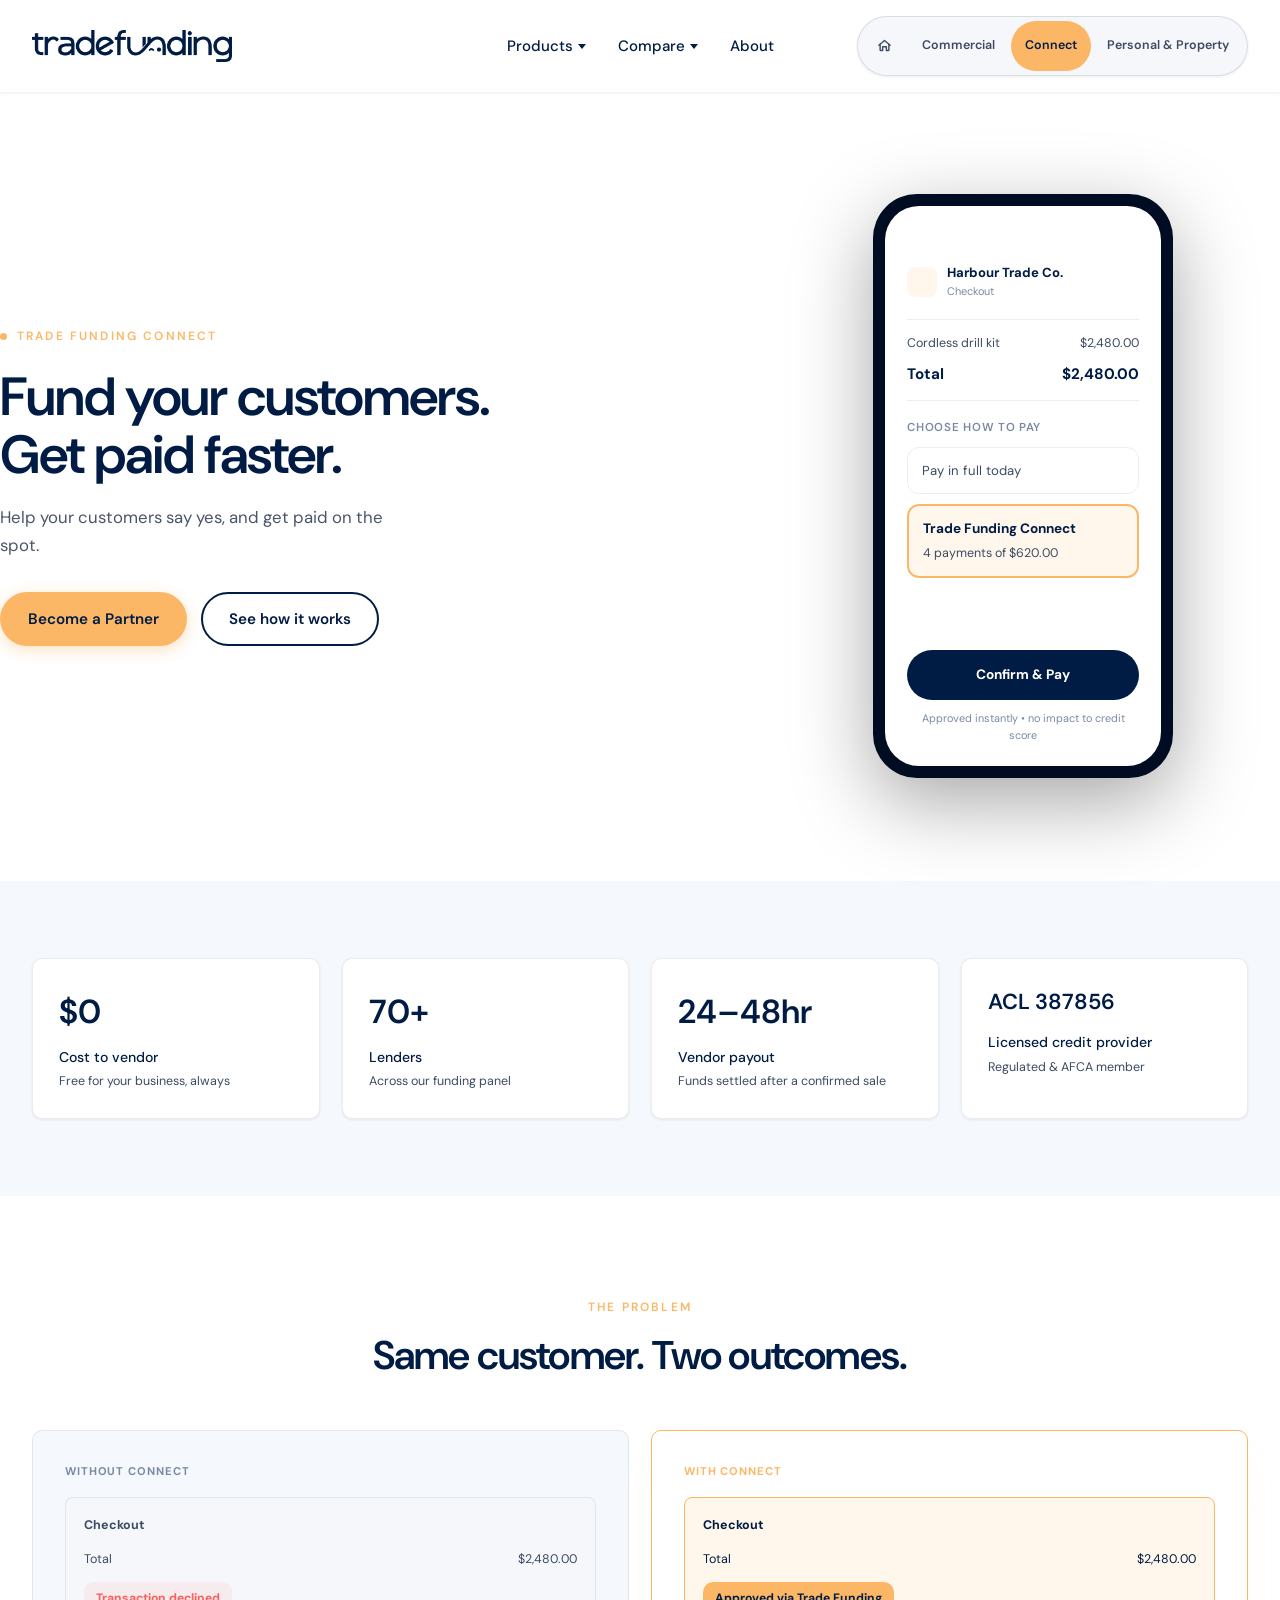
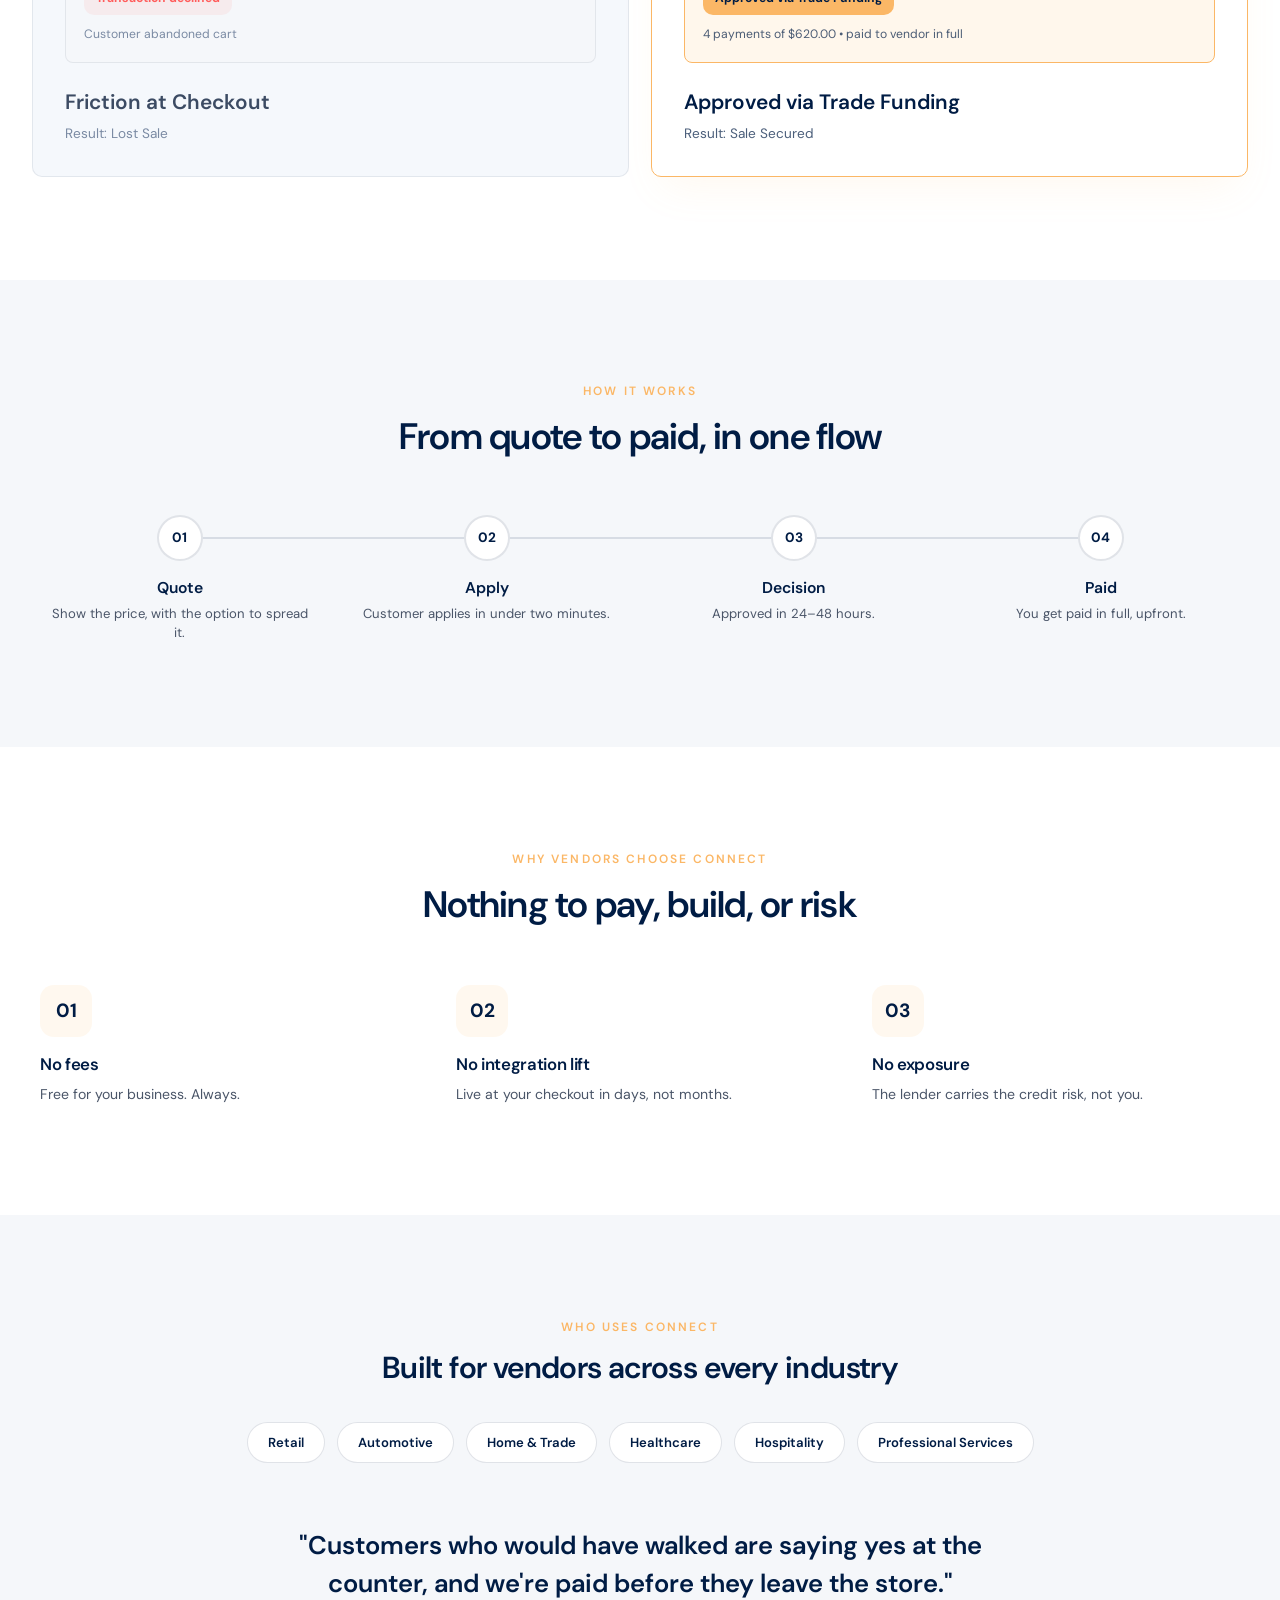
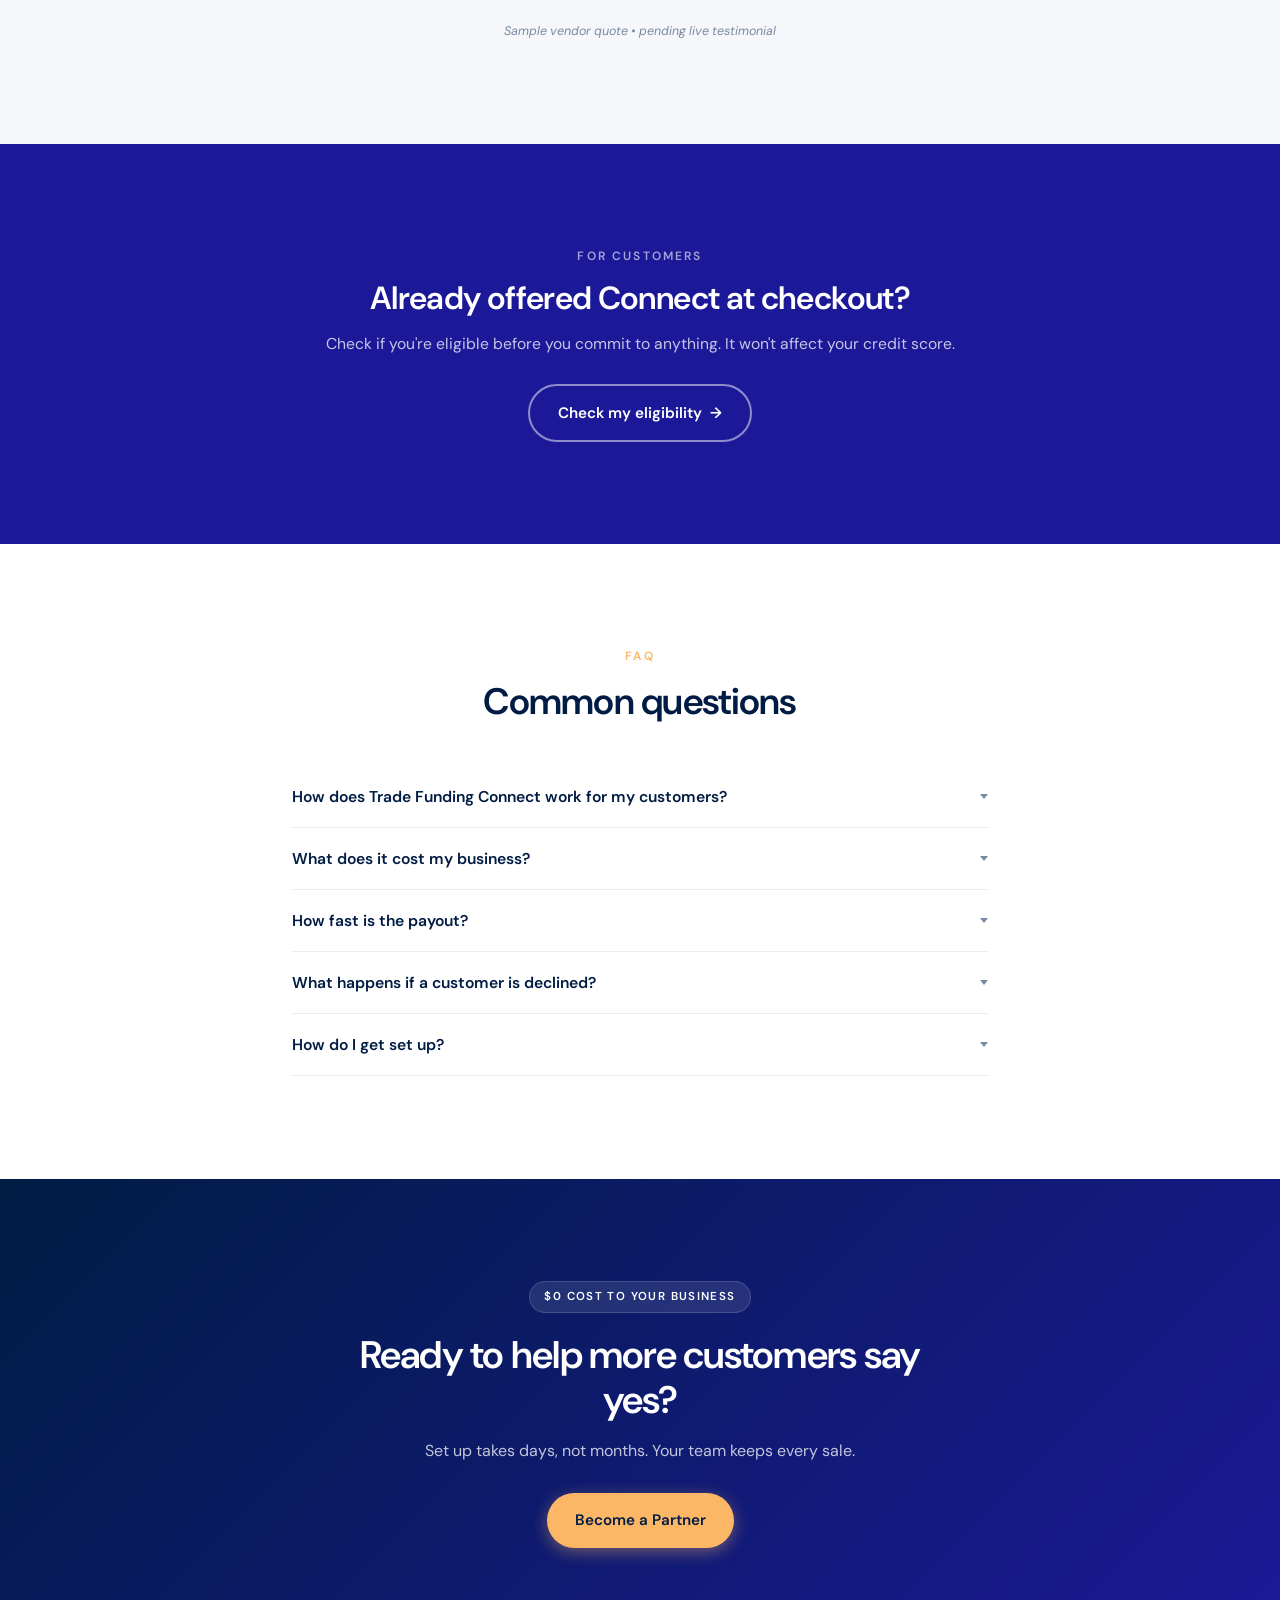
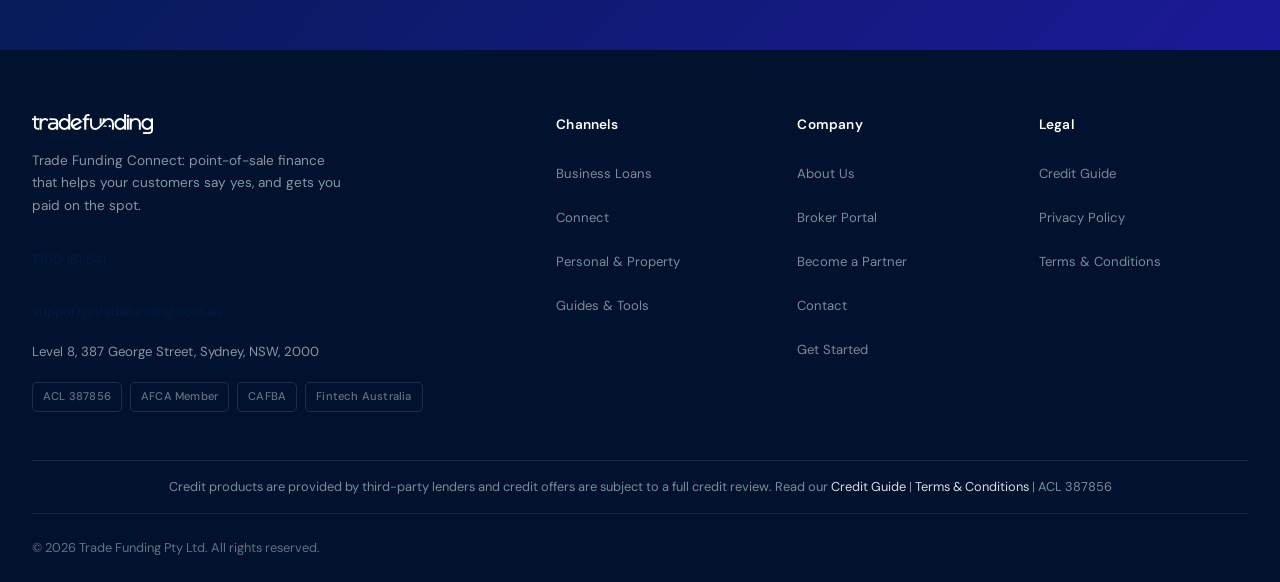
<file: connect.html>
<!DOCTYPE html>
<html lang="en-AU">
<head>
<meta charset="utf-8">
<meta name="viewport" content="width=device-width, initial-scale=1">
<title>Trade Funding Connect — Fund Your Customers, Get Paid Faster</title>
<link rel="preconnect" href="https://fonts.googleapis.com">
<link href="https://fonts.googleapis.com/css2?family=DM+Sans:wght@400;500;600;700&display=swap" rel="stylesheet">
<link rel="stylesheet" href="assets/css/tokens.css">
<link rel="stylesheet" href="assets/css/base.css">
<link rel="stylesheet" href="assets/css/components.css">
<style>
.hero-grid{max-width:var(--max-width-wide);margin:0 auto;padding:0 32px;display:grid;grid-template-columns:7fr 5fr;gap:48px;align-items:center;align-content:center}
.hero-eyebrow-dot{width:7px;height:7px;border-radius:50%;background:var(--gold)}
.hero-title{font-weight:600;font-size:clamp(2.4rem,4.2vw,3.5rem);line-height:1.08;letter-spacing:var(--ls-heading);color:var(--navy);margin-bottom:20px}
.hero-sub{font-size:1.05rem;color:var(--text-secondary);line-height:1.65;max-width:420px;margin-bottom:32px}

/* Phone mockup — rebuilt in plain CSS (no external component) */
.phone-frame{width:300px;background:var(--navy-deep);border-radius:44px;padding:12px;box-shadow:var(--shadow-float)}
.phone-screen{background:#fff;border-radius:34px;overflow:hidden;padding:56px 22px 22px;min-height:560px;display:flex;flex-direction:column}
.checkout-row{display:flex;justify-content:space-between;font-size:0.78rem;color:var(--ink-600);margin-bottom:6px}
.pay-option{border:1px solid var(--border);border-radius:12px;padding:12px 14px;display:flex;align-items:center;justify-content:space-between;margin-bottom:10px}
.pay-option.is-selected{border:2px solid var(--gold);background:var(--gold-soft)}
.confirm-btn{background:var(--navy);color:#fff;text-align:center;font-family:var(--font-heading);font-weight:700;font-size:0.85rem;padding:14px;border-radius:var(--radius-pill-btn);margin-bottom:10px}

.proof-grid{display:grid;grid-template-columns:repeat(4,1fr);gap:var(--gap-card)}
.proof-stat{font-family:var(--font-heading);font-weight:600;font-size:clamp(1.7rem,2.6vw,2.1rem);color:var(--navy);margin-bottom:8px}

.compare-cols{display:grid;grid-template-columns:1fr 1fr;gap:var(--gap-card)}
.compare-col{border-radius:var(--radius-lg);padding:32px}
.compare-col.without{background:var(--bg-soft);border:1px solid var(--border)}
.compare-col.with{background:#fff;border:1px solid var(--gold);box-shadow:0 20px 40px -12px var(--tint-gold-10)}
.checkout-mini{border-radius:var(--radius-md);padding:18px;margin-bottom:22px}
.checkout-mini.without{background:var(--light-bg);border:1px solid var(--border)}
.checkout-mini.with{background:var(--gold-soft);border:1px solid var(--gold)}
.status-chip{display:inline-flex;align-items:center;gap:6px;border-radius:var(--radius-chip);padding:7px 12px;font-family:var(--font-heading);font-weight:700;font-size:0.76rem;margin-bottom:10px}

.steps-grid{position:relative;display:grid;grid-template-columns:repeat(4,1fr);gap:12px}
.steps-line{position:absolute;top:23px;left:12.5%;right:12.5%;height:2px;background:var(--border-neutral);z-index:0}
.step-circle{width:46px;height:46px;border-radius:50%;margin:0 auto 16px;display:flex;align-items:center;justify-content:center;font-family:var(--font-heading);font-weight:700;font-size:0.85rem;background:#fff;border:2px solid var(--border-neutral);color:var(--navy)}
[data-accordion-item].is-open .step-circle{background:var(--gold);border-color:var(--gold)}
.step-detail{background:#fff;border:1px solid var(--border);border-radius:var(--radius-lg);padding:26px 30px;margin-top:12px}

.value-icon{width:52px;height:52px;border-radius:14px;background:var(--tint-gold-10);display:flex;align-items:center;justify-content:center;font-family:var(--font-heading);font-weight:700;font-size:1.2rem;color:var(--navy);margin-bottom:18px}

.faq-item{border-bottom:1px solid var(--border)}
.faq-btn{width:100%;display:flex;align-items:center;justify-content:space-between;gap:16px;padding:20px 0;text-align:left}
.faq-q{font-family:var(--font-heading);font-weight:600;font-size:0.98rem;color:var(--navy)}
.faq-panel{font-size:0.92rem;color:var(--text-secondary);line-height:1.65;padding:0 0 22px;max-width:600px}
.faq-caret{width:0;height:0;flex-shrink:0;border-left:4px solid transparent;border-right:4px solid transparent;border-top:5px solid var(--ink-400);transition:transform 0.2s ease}
.faq-btn[aria-expanded="true"] .faq-caret{transform:rotate(180deg)}

@media (max-width:900px){
  .hero-grid{grid-template-columns:1fr}
  .phone-frame{margin:0 auto}
  .compare-cols{grid-template-columns:1fr}
  .steps-grid{grid-template-columns:1fr 1fr}
  .proof-grid{grid-template-columns:1fr 1fr}
}
@media (max-width:520px){
  .proof-grid{grid-template-columns:1fr}
}
</style>
</head>
<body class="channel-connect">

<!-- NAVBAR (identical structure to Commercial) -->
<nav class="tf-nav" aria-label="Primary">
<div class="tf-nav-inner">
<a href="index.html" class="tf-nav-logo"><img src="assets/img/logo-navy.png" alt="Trade Funding"></a>
<div class="tf-nav-links">
<div class="tf-nav-item">
<span class="tf-nav-link">Products<span class="tf-caret" aria-hidden="true"></span></span>
<div class="tf-mega-panel tf-mega-panel-wide">
<div class="tf-mega-wide-inner">
<a href="connect/how-it-works/index.html" class="tf-mega-wide-lead">How Connect works<span class="tf-mega-arrow" aria-hidden="true">&rarr;</span></a>
<div class="tf-mega-wide-grid tf-mega-wide-grid-compact">
<div class="tf-mega-wide-col">
<span class="tf-mega-wide-group-label">Support Client Payments</span>
<div class="tf-mega-wide-links">
<div class="tf-mega-wide-static-item"><span class="tf-mega-wide-static-heading">Point-of-Sale Finance</span><div class="tf-mega-wide-static-sub">Instalment finance at checkout.</div></div>
<div class="tf-mega-wide-static-item"><span class="tf-mega-wide-static-heading">Invoice Financing</span><div class="tf-mega-wide-static-sub">Turn outstanding invoices into cash.</div></div>
<div class="tf-mega-wide-static-item"><span class="tf-mega-wide-static-heading">Vendor Dashboard</span><div class="tf-mega-wide-static-sub">Track applications and payouts.</div></div>
<div class="tf-mega-wide-static-item"><span class="tf-mega-wide-static-heading">Customer Portal</span><div class="tf-mega-wide-static-sub">Where customers manage repayments.</div></div>
</div>
</div>
<div class="tf-mega-wide-col">
<span class="tf-mega-wide-group-label">Explore</span>
<div class="tf-mega-wide-links">
<a href="connect/for-customers/index.html" class="tf-mega-wide-link">For Customers<span class="tf-mega-arrow" aria-hidden="true">&rarr;</span></a>
<a href="connect/for-vendors/index.html" class="tf-mega-wide-link">For Vendors<span class="tf-mega-arrow" aria-hidden="true">&rarr;</span></a>
<a href="connect/how-it-works/index.html" class="tf-mega-wide-link">How It Works<span class="tf-mega-arrow" aria-hidden="true">&rarr;</span></a>
<a href="connect/faqs/index.html" class="tf-mega-wide-link">FAQs<span class="tf-mega-arrow" aria-hidden="true">&rarr;</span></a>
</div>
</div>
</div>
</div>
</div>
</div>
<div class="tf-nav-item">
<span class="tf-nav-link">Compare<span class="tf-caret" aria-hidden="true"></span></span>
<div class="tf-mega-panel tf-mega-panel-wide">
<div class="tf-mega-wide-inner">
<a href="commercial/compare-report/index.html" class="tf-mega-wide-lead">Compare your options<span class="tf-mega-arrow" aria-hidden="true">&rarr;</span></a>
<div class="tf-mega-wide-grid tf-mega-wide-grid-compact">
<div class="tf-mega-wide-col">
<span class="tf-mega-wide-group-label">Compare</span>
<div class="tf-mega-wide-links">
<a href="commercial/compare-report/index.html" class="tf-mega-wide-link">Compare Report<span class="tf-mega-arrow" aria-hidden="true">&rarr;</span></a>
<a href="commercial/meet-cashper/index.html" class="tf-mega-wide-link">Meet Cashper<span class="tf-mega-arrow" aria-hidden="true">&rarr;</span></a>
</div>
</div>
<div class="tf-mega-wide-col">
<span class="tf-mega-wide-group-label">Calculators</span>
<div class="tf-mega-wide-links">
<a href="commercial/repayment-calculator/index.html" class="tf-mega-wide-link">Repayment Calculator<span class="tf-mega-arrow" aria-hidden="true">&rarr;</span></a>
<a href="commercial/equipment-calculator/index.html" class="tf-mega-wide-link">Equipment Finance Calculator<span class="tf-mega-arrow" aria-hidden="true">&rarr;</span></a>
</div>
</div>
</div>
</div>
</div>
</div>
<a href="home-shared/about/index.html" class="tf-nav-link">About</a>
</div>
<nav class="tf-toggle" aria-label="Switch Trade Funding channel">
<a href="index.html" class="tf-toggle-home" aria-label="Home">
<svg viewBox="0 0 24 24" width="15" height="15" fill="none" stroke="currentColor" stroke-width="2.25" stroke-linecap="round" stroke-linejoin="round"><path d="M3 11.5 12 4l9 7.5"></path><path d="M5 10v9a1 1 0 0 0 1 1h3v-6h6v6h3a1 1 0 0 0 1-1v-9"></path></svg>
</a>
<a href="commercial.html" class="tf-toggle-tab">Commercial</a>
<a href="connect.html" class="tf-toggle-tab is-active">Connect</a>
<a href="personal-and-property.html" class="tf-toggle-tab">Personal &amp; Property</a>
</nav>
</div>
</nav>

<!-- HERO -->
<section class="hero-grid" style="min-height:var(--hero-min-h);box-sizing:border-box;padding:var(--section-y) 0">
<div>
<div style="display:flex;align-items:center;gap:10px;margin-bottom:22px"><span class="hero-eyebrow-dot"></span><span class="eyebrow" style="margin:0;color:var(--gold)">Trade Funding Connect</span></div>
<h1 class="hero-title">Fund your customers.<br>Get paid faster.</h1>
<p class="hero-sub">Help your customers say yes, and get paid on the spot.</p>
<div style="display:flex;gap:14px;flex-wrap:wrap">
<a href="connect/for-vendors/index.html" class="btn btn-primary">Become a Partner</a>
<a href="#how-it-works" class="btn btn-outline">See how it works</a>
</div>
</div>
<div style="display:flex;justify-content:center">
<div class="phone-frame">
<div class="phone-screen">
<div style="display:flex;align-items:center;gap:10px;margin-bottom:18px">
<div style="width:30px;height:30px;border-radius:8px;background:var(--gold-soft);flex-shrink:0"></div>
<div><div style="font-family:var(--font-heading);font-weight:700;font-size:0.82rem;color:var(--navy)">Harbour Trade Co.</div><div style="font-size:0.68rem;color:var(--ink-400)">Checkout</div></div>
</div>
<div style="border-top:1px solid #eaedf2;border-bottom:1px solid #eaedf2;padding:14px 0;margin-bottom:18px">
<div class="checkout-row"><span>Cordless drill kit</span><span>$2,480.00</span></div>
<div style="display:flex;justify-content:space-between;font-family:var(--font-heading);font-weight:700;font-size:0.95rem;color:var(--navy);margin-top:8px"><span>Total</span><span>$2,480.00</span></div>
</div>
<div style="font-family:var(--font-heading);font-weight:600;font-size:0.72rem;letter-spacing:0.06em;text-transform:uppercase;color:var(--ink-400);margin-bottom:10px">Choose how to pay</div>
<div class="pay-option"><span style="font-size:0.82rem;color:var(--ink-600)">Pay in full today</span></div>
<div class="pay-option is-selected">
<div><div style="font-family:var(--font-heading);font-weight:700;font-size:0.85rem;color:var(--navy)">Trade Funding Connect</div><div style="font-size:0.78rem;color:var(--ink-600);margin-top:4px">4 payments of $620.00</div></div>
</div>
<div style="margin-top:auto">
<div class="confirm-btn">Confirm &amp; Pay</div>
<div style="text-align:center;font-size:0.68rem;color:var(--ink-400)">Approved instantly &bull; no impact to credit score</div>
</div>
</div>
</div>
</div>
</section>

<!-- PROOF STRIP -->
<section style="background:var(--bg-soft);padding:var(--section-y-sm) 0">
<div class="container-wide proof-grid">
<div class="card" style="padding:26px"><div class="proof-stat">$0</div><div style="font-family:var(--font-heading);font-weight:500;font-size:0.88rem;color:var(--navy);margin-bottom:4px">Cost to vendor</div><div style="font-size:0.78rem;color:var(--ink-600)">Free for your business, always</div></div>
<div class="card" style="padding:26px"><div class="proof-stat">70+</div><div style="font-family:var(--font-heading);font-weight:500;font-size:0.88rem;color:var(--navy);margin-bottom:4px">Lenders</div><div style="font-size:0.78rem;color:var(--ink-600)">Across our funding panel</div></div>
<div class="card" style="padding:26px"><div class="proof-stat">24–48hr</div><div style="font-family:var(--font-heading);font-weight:500;font-size:0.88rem;color:var(--navy);margin-bottom:4px">Vendor payout</div><div style="font-size:0.78rem;color:var(--ink-600)">Funds settled after a confirmed sale</div></div>
<div class="card" style="padding:26px"><div style="font-family:var(--font-heading);font-weight:600;font-size:clamp(1.15rem,1.7vw,1.4rem);color:var(--navy);margin-bottom:12px">ACL 387856</div><div style="font-family:var(--font-heading);font-weight:500;font-size:0.88rem;color:var(--navy);margin-bottom:4px">Licensed credit provider</div><div style="font-size:0.78rem;color:var(--ink-600)">Regulated &amp; AFCA member</div></div>
</div>
</section>

<!-- THE PROBLEM -->
<section style="background:#fff;padding:var(--section-y) 0">
<div class="container-wide">
<div style="text-align:center;margin-bottom:52px"><span class="eyebrow" style="text-align:center;color:var(--gold)">The Problem</span><h2 class="section-title" style="font-size:clamp(1.9rem,3.2vw,2.5rem)">Same customer. Two outcomes.</h2></div>
<div class="compare-cols">
<div class="compare-col without">
<span style="display:block;font-family:var(--font-heading);font-weight:700;font-size:0.7rem;letter-spacing:0.08em;text-transform:uppercase;color:var(--ink-400);margin-bottom:16px">Without Connect</span>
<div class="checkout-mini without">
<div style="font-family:var(--font-heading);font-weight:700;font-size:0.78rem;color:var(--ink-600);margin-bottom:14px">Checkout</div>
<div class="checkout-row" style="margin-bottom:12px"><span>Total</span><span>$2,480.00</span></div>
<span class="status-chip" style="background:var(--tint-peach-08);color:var(--peach)">Transaction declined</span>
<div style="font-size:0.76rem;color:var(--ink-400)">Customer abandoned cart</div>
</div>
<div style="font-family:var(--font-heading);font-weight:600;font-size:1.3rem;color:var(--ink-600)">Friction at Checkout</div>
<div style="font-size:0.85rem;color:var(--ink-400);margin-top:4px">Result: Lost Sale</div>
</div>
<div class="compare-col with">
<span style="display:block;font-family:var(--font-heading);font-weight:700;font-size:0.7rem;letter-spacing:0.08em;text-transform:uppercase;color:var(--gold);margin-bottom:16px">With Connect</span>
<div class="checkout-mini with">
<div style="font-family:var(--font-heading);font-weight:700;font-size:0.78rem;color:var(--navy);margin-bottom:14px">Checkout</div>
<div class="checkout-row" style="color:var(--navy);margin-bottom:12px"><span>Total</span><span>$2,480.00</span></div>
<span class="status-chip" style="background:var(--gold);color:var(--navy)">Approved via Trade Funding</span>
<div style="font-size:0.76rem;color:var(--navy);opacity:0.7">4 payments of $620.00 &bull; paid to vendor in full</div>
</div>
<div style="font-family:var(--font-heading);font-weight:600;font-size:1.3rem;color:var(--navy)">Approved via Trade Funding</div>
<div style="font-size:0.85rem;color:var(--navy);opacity:0.7;margin-top:4px">Result: Sale Secured</div>
</div>
</div>
</div>
</section>

<!-- HOW IT WORKS -->
<section id="how-it-works" style="background:var(--light-bg);padding:var(--section-y) 0">
<div class="container-wide">
<div style="text-align:center;margin-bottom:56px"><span class="eyebrow" style="text-align:center;color:var(--gold)">How it works</span><h2 class="section-title" style="font-size:clamp(1.8rem,3vw,2.3rem)">From quote to paid, in one flow</h2></div>

<div class="steps-grid">
<div class="steps-line"></div>
<div data-accordion-item style="position:relative;z-index:1;text-align:center;padding:0 8px">
<button data-accordion-toggle="steps" aria-expanded="false" style="width:100%;text-align:center">
<div class="step-circle">01</div>
<div style="font-family:var(--font-heading);font-weight:600;font-size:0.98rem;color:var(--navy);margin-bottom:6px">Quote</div>
<p style="font-size:0.82rem;color:var(--text-secondary);line-height:1.5">Show the price, with the option to spread it.</p>
</button>
</div>
<div data-accordion-item style="position:relative;z-index:1;text-align:center;padding:0 8px">
<button data-accordion-toggle="steps" aria-expanded="false" style="width:100%;text-align:center">
<div class="step-circle">02</div>
<div style="font-family:var(--font-heading);font-weight:600;font-size:0.98rem;color:var(--navy);margin-bottom:6px">Apply</div>
<p style="font-size:0.82rem;color:var(--text-secondary);line-height:1.5">Customer applies in under two minutes.</p>
</button>
</div>
<div data-accordion-item style="position:relative;z-index:1;text-align:center;padding:0 8px">
<button data-accordion-toggle="steps" aria-expanded="false" style="width:100%;text-align:center">
<div class="step-circle">03</div>
<div style="font-family:var(--font-heading);font-weight:600;font-size:0.98rem;color:var(--navy);margin-bottom:6px">Decision</div>
<p style="font-size:0.82rem;color:var(--text-secondary);line-height:1.5">Approved in 24–48 hours.</p>
</button>
</div>
<div data-accordion-item style="position:relative;z-index:1;text-align:center;padding:0 8px">
<button data-accordion-toggle="steps" aria-expanded="false" style="width:100%;text-align:center">
<div class="step-circle">04</div>
<div style="font-family:var(--font-heading);font-weight:600;font-size:0.98rem;color:var(--navy);margin-bottom:6px">Paid</div>
<p style="font-size:0.82rem;color:var(--text-secondary);line-height:1.5">You get paid in full, upfront.</p>
</button>
</div>
</div>

<div data-accordion-panel hidden class="step-detail" data-step="01"><div style="font-family:var(--font-heading);font-weight:700;font-size:0.85rem;color:var(--gold);margin-bottom:8px">Step 01: Quote</div><p style="font-size:0.95rem;color:var(--text-secondary);line-height:1.65;max-width:640px">Your team enters the sale amount at checkout. Connect shows the customer their payment options instantly, with no separate app and no login wall.</p></div>
</div>
</section>

<script>
// Wire the 4 step buttons to their own detail text (kept out of main.js since content is page-specific)
(function () {
  var details = {
    '01': 'Your team enters the sale amount at checkout. Connect shows the customer their payment options instantly, with no separate app and no login wall.',
    '02': 'Name, ID and a soft credit check, no paperwork, no branch visit. Runs on the device already at your counter.',
    '03': 'Most applications get an instant indicative decision. Final approval lands within 24–48 hours, across our panel of 70+ lenders.',
    '04': 'The lender pays your business the full sale amount. Your customer repays them directly, on their chosen schedule.'
  };
  var labels = ['Quote', 'Apply', 'Decision', 'Paid'];
  var buttons = document.querySelectorAll('[data-accordion-toggle="steps"]');
  var panel = document.querySelector('[data-accordion-panel][data-step]');
  buttons.forEach(function (btn, i) {
    btn.addEventListener('click', function () {
      var isOpen = btn.getAttribute('aria-expanded') === 'true';
      if (isOpen) {
        var num = String(i + 1).padStart(2, '0');
        panel.querySelector('div').textContent = 'Step ' + num + ': ' + labels[i];
        panel.querySelector('p').textContent = details[num];
      }
    });
  });
})();
</script>

<!-- VALUE PROPS -->
<section style="background:#fff;padding:var(--section-y) 0">
<div class="container-wide">
<div style="text-align:center;margin-bottom:52px"><span class="eyebrow" style="text-align:center;color:var(--gold)">Why vendors choose Connect</span><h2 class="section-title" style="font-size:clamp(1.8rem,3vw,2.3rem)">Nothing to pay, build, or risk</h2></div>
<div class="process-grid grid-3" style="position:static">
<div style="padding:8px"><div class="value-icon">01</div><h3 style="font-weight:600;font-size:1.05rem;color:var(--navy);margin-bottom:8px">No fees</h3><p style="font-size:0.88rem;color:var(--text-secondary);line-height:1.6">Free for your business. Always.</p></div>
<div style="padding:8px"><div class="value-icon">02</div><h3 style="font-weight:600;font-size:1.05rem;color:var(--navy);margin-bottom:8px">No integration lift</h3><p style="font-size:0.88rem;color:var(--text-secondary);line-height:1.6">Live at your checkout in days, not months.</p></div>
<div style="padding:8px"><div class="value-icon">03</div><h3 style="font-weight:600;font-size:1.05rem;color:var(--navy);margin-bottom:8px">No exposure</h3><p style="font-size:0.88rem;color:var(--text-secondary);line-height:1.6">The lender carries the credit risk, not you.</p></div>
</div>
</div>
</section>

<!-- SOCIAL PROOF -->
<section style="background:var(--light-bg);padding:var(--section-y) 0;text-align:center">
<div class="container-wide">
<span class="eyebrow" style="text-align:center;color:var(--gold)">Who uses Connect</span>
<h2 class="section-title" style="font-size:clamp(1.5rem,2.4vw,1.9rem);margin-bottom:36px">Built for vendors across every industry</h2>
<div style="display:flex;justify-content:center;gap:12px;flex-wrap:wrap;margin-bottom:64px">
<span style="display:inline-flex;padding:9px 20px;border-radius:var(--radius-pill);border:1px solid var(--border-neutral);background:#fff;font-family:var(--font-heading);font-weight:600;font-size:0.82rem;color:var(--navy)">Retail</span>
<span style="display:inline-flex;padding:9px 20px;border-radius:var(--radius-pill);border:1px solid var(--border-neutral);background:#fff;font-family:var(--font-heading);font-weight:600;font-size:0.82rem;color:var(--navy)">Automotive</span>
<span style="display:inline-flex;padding:9px 20px;border-radius:var(--radius-pill);border:1px solid var(--border-neutral);background:#fff;font-family:var(--font-heading);font-weight:600;font-size:0.82rem;color:var(--navy)">Home &amp; Trade</span>
<span style="display:inline-flex;padding:9px 20px;border-radius:var(--radius-pill);border:1px solid var(--border-neutral);background:#fff;font-family:var(--font-heading);font-weight:600;font-size:0.82rem;color:var(--navy)">Healthcare</span>
<span style="display:inline-flex;padding:9px 20px;border-radius:var(--radius-pill);border:1px solid var(--border-neutral);background:#fff;font-family:var(--font-heading);font-weight:600;font-size:0.82rem;color:var(--navy)">Hospitality</span>
<span style="display:inline-flex;padding:9px 20px;border-radius:var(--radius-pill);border:1px solid var(--border-neutral);background:#fff;font-family:var(--font-heading);font-weight:600;font-size:0.82rem;color:var(--navy)">Professional Services</span>
</div>
<div class="container-prose">
<p style="font-family:var(--font-heading);font-weight:600;font-size:clamp(1.3rem,2vw,1.7rem);line-height:1.5;color:var(--navy)">"Customers who would have walked are saying yes at the counter, and we're paid before they leave the store."</p>
<p style="margin-top:18px;font-size:0.78rem;color:var(--ink-400);font-style:italic">Sample vendor quote &bull; pending live testimonial</p>
</div>
</div>
</section>

<!-- FOR CUSTOMERS -->
<section style="background:var(--navy-blue);padding:var(--section-y) 0">
<div class="container-prose" style="text-align:center">
<span class="eyebrow" style="text-align:center;color:rgba(255,255,255,0.6)">For customers</span>
<h2 class="section-title" style="color:#fff;font-size:clamp(1.6rem,2.6vw,2rem);margin-bottom:14px">Already offered Connect at checkout?</h2>
<p style="font-size:0.98rem;color:rgba(255,255,255,0.75);line-height:1.6;margin-bottom:28px">Check if you're eligible before you commit to anything. It won't affect your credit score.</p>
<a href="home-shared/apply/index.html?purpose=connect_customer_finance" class="btn" style="background:transparent;color:#fff;border:2px solid rgba(255,255,255,0.5)">Check my eligibility <span aria-hidden="true">&rarr;</span></a>
</div>
</section>

<!-- FAQ -->
<section id="faq" style="background:#fff;padding:var(--section-y) 0">
<div class="container-prose">
<div style="text-align:center;margin-bottom:44px"><span class="eyebrow" style="text-align:center;color:var(--gold)">FAQ</span><h2 class="section-title" style="font-size:clamp(1.8rem,3vw,2.3rem)">Common questions</h2></div>

<div class="faq-item" data-accordion-item>
<button class="faq-btn" data-accordion-toggle="faq" aria-expanded="false"><span class="faq-q">How does Trade Funding Connect work for my customers?</span><span class="faq-caret" aria-hidden="true"></span></button>
<p class="faq-panel" data-accordion-panel hidden>At checkout, your customer sees flexible payment options from our lender panel. They apply in minutes and get a decision on the spot.</p>
</div>
<div class="faq-item" data-accordion-item>
<button class="faq-btn" data-accordion-toggle="faq" aria-expanded="false"><span class="faq-q">What does it cost my business?</span><span class="faq-caret" aria-hidden="true"></span></button>
<p class="faq-panel" data-accordion-panel hidden>Nothing. Connect is free for vendors. The cost sits with the lender your customer chooses, not with you.</p>
</div>
<div class="faq-item" data-accordion-item>
<button class="faq-btn" data-accordion-toggle="faq" aria-expanded="false"><span class="faq-q">How fast is the payout?</span><span class="faq-caret" aria-hidden="true"></span></button>
<p class="faq-panel" data-accordion-panel hidden>Once a customer is approved and the sale is confirmed, funds land in your account within 24–48 hours.</p>
</div>
<div class="faq-item" data-accordion-item>
<button class="faq-btn" data-accordion-toggle="faq" aria-expanded="false"><span class="faq-q">What happens if a customer is declined?</span><span class="faq-caret" aria-hidden="true"></span></button>
<p class="faq-panel" data-accordion-panel hidden>They can choose another lender from the panel or pay by their usual method. The sale isn't blocked by one decision.</p>
</div>
<div class="faq-item" data-accordion-item>
<button class="faq-btn" data-accordion-toggle="faq" aria-expanded="false"><span class="faq-q">How do I get set up?</span><span class="faq-caret" aria-hidden="true"></span></button>
<p class="faq-panel" data-accordion-panel hidden>No integration required to start. Our team sets up your account and trains your staff. Most vendors are live within a week.</p>
</div>
</div>
</section>

<!-- FINAL CTA -->
<section style="background:linear-gradient(135deg,var(--navy) 0%,var(--navy-blue) 100%);padding:var(--section-y) 0;text-align:center">
<div style="max-width:640px;margin:0 auto;padding:0 32px">
<span style="display:inline-flex;padding:6px 14px;border-radius:var(--radius-pill);background:rgba(255,255,255,0.1);border:1px solid rgba(255,255,255,0.15);font-family:var(--font-heading);font-weight:600;font-size:0.72rem;letter-spacing:var(--ls-eyebrow-tight);text-transform:uppercase;color:#fff;margin-bottom:20px">$0 cost to your business</span>
<h2 class="section-title" style="color:#fff;margin-bottom:16px">Ready to help more customers say yes?</h2>
<p style="color:rgba(255,255,255,0.75);font-size:1rem;line-height:1.6;margin-bottom:30px">Set up takes days, not months. Your team keeps every sale.</p>
<a href="connect/for-vendors/index.html" class="btn btn-primary">Become a Partner</a>
</div>
</section>

<!-- FOOTER (identical structure to Commercial) -->
<footer class="tf-footer">
<div class="container-wide">
<div class="tf-footer-top">
<div>
<img src="assets/img/logo-white.png" alt="Trade Funding" style="height:20px;width:auto;display:block;margin-bottom:16px;">
<p class="tf-footer-blurb">Trade Funding Connect: point-of-sale finance that helps your customers say yes, and gets you paid on the spot.</p>
<div class="tf-footer-contact">
<a href="tel:1300161641">1300 161 641</a>
<a href="mailto:support@tradefunding.com.au">support@tradefunding.com.au</a>
<span>Level 8, 387 George Street, Sydney, NSW, 2000</span>
</div>
<div class="tf-footer-badges">
<span class="tf-footer-badge">ACL 387856</span>
<span class="tf-footer-badge">AFCA Member</span>
<span class="tf-footer-badge">CAFBA</span>
<span class="tf-footer-badge">Fintech Australia</span>
</div>
</div>
<div class="tf-footer-cols">
<div class="tf-footer-col">
<div class="tf-footer-col-heading">Channels</div>
<a href="commercial.html">Business Loans</a>
<a href="connect.html">Connect</a>
<a href="personal-and-property.html">Personal &amp; Property</a>
<a href="commercial/guides/index.html">Guides &amp; Tools</a>
</div>
<div class="tf-footer-col">
<div class="tf-footer-col-heading">Company</div>
<a href="home-shared/about/index.html">About Us</a>
<a href="home-shared/broker-portal/index.html">Broker Portal</a>
<a href="connect/for-vendors/index.html">Become a Partner</a>
<a href="home-shared/contact/index.html">Contact</a>
<a href="home-shared/apply/index.html">Get Started</a>
</div>
<div class="tf-footer-col">
<div class="tf-footer-col-heading">Legal</div>
<a href="home-shared/credit-guide/index.html">Credit Guide</a>
<a href="home-shared/privacy/index.html">Privacy Policy</a>
<a href="home-shared/terms/index.html">Terms &amp; Conditions</a>
</div>
</div>
</div>
<div class="tf-footer-legal">
<p>Credit products are provided by third-party lenders and credit offers are subject to a full credit review. Read our <a href="home-shared/credit-guide/index.html" style="color:rgba(255,255,255,0.85)">Credit Guide</a> | <a href="home-shared/terms/index.html" style="color:rgba(255,255,255,0.85)">Terms &amp; Conditions</a> | ACL 387856</p>
</div>
<div class="tf-footer-bottom">
<span>&copy; 2026 Trade Funding Pty Ltd. All rights reserved.</span>
</div>
</div>
</footer>

<script src="assets/js/main.js"></script>
</body>
</html>
</file>
<file: assets/css/tokens.css>
/* ============================================================
   TRADE FUNDING — SHARED DESIGN TOKENS
   One canonical token set for Commercial / Connect / Personal & Property.
   Merged from the three previously-separate design systems (they were
   already identical in substance). Body font updated to DM Sans per
   Matt's verbally-approved substitution (replacing Roboto).
   ============================================================ */
:root {
  /* --- Brand colours --- */
  --navy: #001C44;
  --navy-blue: #1C1998;
  --navy-deep: #000C22;
  --skyblue: #54B4F6;
  --skyblue-soft: #EAF4FE;
  --peach: #FF5D5C;
  --peach-soft: #FFF0F0;
  --peach-hover: #E84847;
  --gold: #FBB766;
  --gold-soft: #FFF7EC;
  --white: #FFFFFF;
  --success: #10B981;

  /* --- Ink scale --- */
  --ink-900: #0B1220;
  --ink-600: #3C4B63;
  --ink-400: #7A8AA3;
  --ink-200: #B7C2D3;

  /* --- Surfaces --- */
  --light-bg: #F5F7FA;
  --bg-soft: #F5F8FC;
  --report-bg: #F0F4F8;
  --surface-card: var(--white);
  --footer-bg: #00122E;

  /* --- Text --- */
  --text-primary: #001C44;
  --text-secondary: #4A5568;
  --border: rgba(0,28,68,0.08);
  --border-neutral: rgba(0,28,68,0.12);
  --border-dashed: rgba(0,28,68,0.12);

  /* --- Tints --- */
  --tint-sky-10: rgba(84,180,246,0.10);
  --tint-sky-08: rgba(84,180,246,0.08);
  --tint-peach-10: rgba(255,93,92,0.10);
  --tint-peach-08: rgba(255,93,92,0.08);
  --tint-gold-10: rgba(251,183,102,0.10);
  --tint-navy-blue-10: rgba(28,25,152,0.10);
  --tint-success-12: rgba(16,185,129,0.12);

  /* --- S.T.A.R. score dots --- */
  --star-s: #1C1998;
  --star-t: #54B4F6;
  --star-a: #FBB766;
  --star-r: #FF5D5C;

  /* --- Typography --- */
  --font-heading: 'DM Sans', -apple-system, BlinkMacSystemFont, sans-serif;
  --font-body: 'DM Sans', -apple-system, sans-serif;
  --ls-eyebrow: 0.18em;
  --ls-eyebrow-tight: 0.12em;
  --ls-label: 1.5px;
  --ls-heading: -0.02em;
  --eyebrow-size: 0.8rem;

  /* --- Radii --- */
  --radius-sm: 8px;
  --radius-md: 8px;
  --radius-lg: 10px;
  --radius-xl: 12px;
  --radius-chip: 10px;
  --radius-pill: 999px;
  --radius-pill-btn: 50px;

  /* --- Shadows (always navy-tinted) --- */
  --shadow-sm: 0 1px 3px rgba(0,28,68,0.08);
  --shadow-md: 0 4px 16px rgba(0,28,68,0.1);
  --shadow-lg: 0 8px 32px rgba(0,28,68,0.12);
  --shadow-xl: 0 16px 48px rgba(0,28,68,0.16);
  --shadow-soft: 0 10px 40px rgba(0,28,68,0.08);
  --shadow-lg-soft: 0 20px 60px rgba(0,28,68,0.12);
  --shadow-peach: 0 4px 16px rgba(255,93,92,0.35);
  --shadow-peach-hover: 0 8px 24px rgba(255,93,92,0.45);
  --shadow-gold: 0 4px 14px rgba(251,183,102,0.35);
  --shadow-gold-hover: 0 8px 22px rgba(251,183,102,0.5);
  --shadow-navy: 0 4px 14px rgba(0,28,68,0.3);
  --shadow-navy-hover: 0 8px 22px rgba(0,28,68,0.4);
  --shadow-float: 0 24px 80px rgba(0,0,0,0.35);

  /* --- Layout --- */
  --max-width: 1200px;
  --max-width-wide: 1400px;
  --max-width-prose: 760px;
  --navbar-height: 80px;
  --section-y: clamp(96px, 8vw, 128px);
  --section-y-sm: clamp(64px, 6vw, 96px);
  --hero-min-h: 85vh;
  --gap-card: 22px;

  /* --- Motion --- */
  --transition-base: 220ms ease;
  --transition-fast: 0.2s ease;
  --ease: cubic-bezier(0.22, 1, 0.36, 1);
  --lift-card: -4px;

  /* --- Per-channel accent (overridden per page) --- */
  --channel-accent: var(--navy);
}

/* Channel accent tokens — set once at the page <body> level */
.channel-commercial { --channel-accent: var(--skyblue); }
.channel-connect { --channel-accent: var(--gold); }
.channel-personalproperty { --channel-accent: var(--peach); }
</file>
<file: assets/css/base.css>
/* ============================================================
   BASE RESET — shared across all pages
   ============================================================ */
*, *::before, *::after { box-sizing: border-box; }
html { scroll-behavior: smooth; }
body {
  margin: 0;
  font-family: var(--font-body);
  font-size: 16px;
  line-height: 1.6;
  color: var(--text-primary);
  background: var(--white);
  -webkit-font-smoothing: antialiased;
  -moz-osx-font-smoothing: grayscale;
}
h1, h2, h3, h4, h5, h6 { font-family: var(--font-heading); margin: 0; letter-spacing: var(--ls-heading); line-height: 1.15; }
p { margin: 0; }
img { max-width: 100%; height: auto; display: block; }
ul { list-style: none; margin: 0; padding: 0; }
button { cursor: pointer; border: none; background: none; font-family: inherit; transition: transform var(--transition-fast), background var(--transition-fast), color var(--transition-fast), box-shadow var(--transition-fast); }
a { color: var(--navy); text-decoration: none; transition: color var(--transition-fast), background var(--transition-fast), opacity var(--transition-fast); }
a[href^="mailto:"], a[href^="tel:"] { overflow-wrap: anywhere; }
a:focus-visible, button:focus-visible, input:focus-visible, select:focus-visible, textarea:focus-visible {
  outline: 2px solid var(--channel-accent, var(--skyblue));
  outline-offset: 2px;
}

.container { max-width: var(--max-width); margin: 0 auto; padding: 0 24px; }
.container-wide { max-width: var(--max-width-wide); margin: 0 auto; padding: 0 32px; }
.container-prose { max-width: var(--max-width-prose); margin: 0 auto; padding: 0 32px; }

.eyebrow {
  display: block;
  font-family: var(--font-heading);
  font-weight: 600;
  font-size: 0.75rem;
  letter-spacing: var(--ls-eyebrow);
  text-transform: uppercase;
  color: var(--channel-accent);
  margin-bottom: 14px;
}

.section-title {
  font-family: var(--font-heading);
  font-size: clamp(1.8rem, 3.2vw, 2.4rem);
  font-weight: 600;
  color: var(--navy);
  margin: 0;
}

.rule {
  height: 3px;
  width: 72px;
  border-radius: 2px;
  background: var(--channel-accent);
  margin: 16px auto 0;
}

.btn {
  display: inline-flex;
  align-items: center;
  justify-content: center;
  gap: 8px;
  font-family: var(--font-heading);
  font-weight: 600;
  font-size: 0.95rem;
  padding: 15px 28px;
  border-radius: var(--radius-pill-btn);
  transition: transform var(--transition-base), box-shadow var(--transition-base), background var(--transition-base), color var(--transition-base);
  white-space: nowrap;
}
.btn-primary {
  background: var(--channel-accent);
  color: var(--white);
  box-shadow: 0 4px 16px color-mix(in srgb, var(--channel-accent) 40%, transparent);
}
.btn-primary:hover { transform: translateY(-2px); }
.channel-connect .btn-primary { color: var(--navy); }
.channel-commercial .btn-primary { color: var(--navy); }
.channel-personalproperty .btn-primary { color: var(--navy); }
.btn-outline {
  background: transparent;
  color: var(--navy);
  border: 2px solid var(--navy);
  padding: 13px 26px;
}
.btn-outline:hover { background: var(--navy); color: var(--white); }
.btn-disabled { opacity: 0.5; cursor: default; pointer-events: none; }
.btn-disabled:hover { transform: none; }

.card {
  background: var(--white);
  border: 1px solid var(--border);
  border-radius: var(--radius-lg);
  box-shadow: var(--shadow-sm);
  transition: box-shadow var(--transition-base), transform var(--transition-base), border-color var(--transition-base);
}

.reveal { opacity: 0; transform: translateY(16px); transition: opacity 600ms var(--ease), transform 600ms var(--ease); }
.reveal.is-visible { opacity: 1; transform: none; }

[data-hover-detail] {
  font-size: 0.86rem;
  line-height: 1.5;
  color: inherit;
  opacity: 0;
  max-height: 0;
  margin-top: -16px;
  overflow: hidden;
  transition: opacity 0.25s ease, max-height 0.25s ease, margin-top 0.25s ease;
}
[data-hover-detail].is-visible { opacity: 1; max-height: 60px; margin-top: -4px; }

@media (prefers-reduced-motion: reduce) {
  * { animation-duration: 0.01ms !important; animation-iteration-count: 1 !important; transition: none !important; }
}

@media (max-width: 900px) {
  .grid-3 { grid-template-columns: 1fr !important; }
  .grid-4 { grid-template-columns: repeat(2,1fr) !important; }
  .hide-mobile { display: none !important; }
}
</file>
<file: assets/css/components.css>
/* ============================================================
   SHARED SUBPAGE COMPONENTS
   Identical markup/CSS across Commercial, Connect, Personal & Property.
   Only --channel-accent (set via body class in tokens.css) changes look.
   ============================================================ */

/* --- NAVBAR --- */
.tf-nav {
  width: 100%;
  background: var(--white);
  box-shadow: var(--shadow-sm);
  padding: 16px 0;
  position: relative;
  z-index: 40;
}
.tf-nav-inner {
  display: grid;
  grid-template-columns: 1fr auto 1fr;
  align-items: center;
  max-width: var(--max-width-wide);
  margin: 0 auto;
  padding: 0 32px;
  gap: 16px;
}
.tf-nav-logo { display: flex; align-items: center; flex-shrink: 0; justify-self: start; }
.tf-nav-logo img { height: 32px; width: auto; }
.tf-nav-links { display: flex; align-items: center; gap: 28px; justify-self: center; flex-wrap: wrap; }
.tf-nav-item { position: relative; }
.tf-nav-link {
  display: inline-flex;
  align-items: center;
  gap: 5px;
  font-family: var(--font-heading);
  font-weight: 500;
  font-size: 0.94rem;
  color: var(--text-primary);
  cursor: default;
  padding: 14px 2px;
  min-height: 44px;
  box-sizing: border-box;
}
.tf-nav-link[href]:not([href="#"]) { cursor: pointer; }
.tf-nav-link.is-active { color: var(--navy); font-weight: 700; }
.tf-caret {
  width: 0; height: 0;
  border-left: 4px solid transparent;
  border-right: 4px solid transparent;
  border-top: 5px solid currentColor;
  margin-top: 2px;
  transition: transform var(--transition-fast);
}
.tf-nav-item:hover .tf-caret { transform: rotate(180deg); }

.tf-mega-panel {
  position: absolute;
  top: calc(100% + 12px);
  left: 0;
  z-index: 50;
  background: var(--white);
  box-shadow: var(--shadow-lg);
  border-radius: var(--radius-md);
  padding: 20px;
  min-width: 300px;
  border: 1px solid var(--border);
  opacity: 0;
  visibility: hidden;
  transform: translateY(-6px);
  transition: opacity var(--transition-base), transform var(--transition-base), visibility var(--transition-base);
}
.tf-nav-item:hover .tf-mega-panel,
.tf-nav-item:focus-within .tf-mega-panel {
  opacity: 1;
  visibility: visible;
  transform: translateY(0);
}
.tf-mega-panel a {
  display: block;
  padding: 10px 14px;
  border-radius: var(--radius-sm);
  transition: background var(--transition-fast), transform var(--transition-fast);
}
.tf-mega-panel a:hover { background: var(--light-bg); transform: translateX(2px); }
.tf-mega-heading {
  font-family: var(--font-heading);
  font-weight: 700;
  font-size: 0.85rem;
  color: var(--navy);
  margin-bottom: 2px;
}
.tf-mega-sub { font-size: 0.78rem; color: var(--text-secondary); }

/* --- MEGA PANEL: full-width variant (Products) ---
   Frosted white surface (per Carta "plain surface" direction) rather than a
   solid dark fill. Text colors below are chosen to hold WCAG AA contrast
   (4.5:1+ for body text) against that white, on the assumption — true
   everywhere on this site per brand spec — that whatever sits behind the
   panel is itself a light/white hero, never a photo or dark section. */
.tf-mega-panel.tf-mega-panel-wide {
  position: fixed;
  top: var(--nav-h, 80px);
  left: 0;
  min-width: 0;
  width: 100vw;
  max-width: 100vw;
  max-height: none;
  padding: 40px 0 28px;
  border: none;
  border-top: 1px solid var(--border);
  border-radius: 0;
  background: rgba(255,255,255,0.7);
  backdrop-filter: blur(24px) saturate(160%);
  -webkit-backdrop-filter: blur(24px) saturate(160%);
  box-shadow: var(--shadow-lg);
  transform: translateY(-6px);
}
@supports not ((backdrop-filter: blur(1px)) or (-webkit-backdrop-filter: blur(1px))) {
  .tf-mega-panel.tf-mega-panel-wide { background: rgba(255,255,255,0.96); }
}
.tf-nav-item:hover .tf-mega-panel.tf-mega-panel-wide,
.tf-nav-item:focus-within .tf-mega-panel.tf-mega-panel-wide {
  transform: translateY(0);
}
.tf-mega-wide-inner {
  max-width: var(--max-width-wide);
  margin: 0 auto;
  padding: 0 32px;
}
.tf-mega-panel-wide .tf-mega-wide-lead {
  display: inline-flex;
  align-items: center;
  gap: 8px;
  font-family: var(--font-heading);
  font-weight: 700;
  font-size: 1.05rem;
  color: var(--navy);
  margin-bottom: 28px;
  padding: 0 0 20px;
  border-bottom: 1px solid var(--border);
  border-radius: 0;
  width: 100%;
}
.tf-mega-wide-lead .tf-mega-arrow { transition: transform var(--transition-fast); }
.tf-mega-wide-lead:hover .tf-mega-arrow { transform: translateX(4px); }
.tf-mega-wide-grid {
  display: grid;
  grid-template-columns: repeat(5, 1fr);
  gap: 32px;
  align-items: start;
}
.tf-mega-wide-col { display: flex; flex-direction: column; gap: 28px; min-width: 0; }
.tf-mega-wide-group-label {
  display: block;
  font-family: var(--font-heading);
  font-weight: 600;
  font-size: 0.68rem;
  letter-spacing: var(--ls-label);
  text-transform: uppercase;
  color: var(--text-secondary);
  margin-bottom: 12px;
  padding-bottom: 10px;
  border-bottom: 1px solid var(--border);
}
.tf-mega-wide-links { display: flex; flex-direction: column; gap: 2px; }
.tf-mega-panel-wide .tf-mega-wide-link {
  display: inline-flex;
  align-items: center;
  gap: 6px;
  font-family: var(--font-heading);
  font-weight: 500;
  font-size: 0.86rem;
  color: rgba(0,28,68,0.72);
  padding: 7px 0;
  border-radius: 0;
  transition: color var(--transition-fast);
}
.tf-mega-wide-link .tf-mega-arrow {
  opacity: 0;
  transform: translateX(-4px);
  transition: opacity var(--transition-fast), transform var(--transition-fast);
}
.tf-mega-panel-wide .tf-mega-wide-link:hover { color: var(--navy); background: none; transform: none; }
.tf-mega-wide-link:hover .tf-mega-arrow { opacity: 1; transform: translateX(0); }
.tf-mega-wide-foot {
  margin-top: 32px;
  padding-top: 20px;
  border-top: 1px solid var(--border);
}
/* Channel accents (skyblue/gold/peach) don't meet WCAG contrast as text on
   white, so the foot CTA stays navy and leans on weight for emphasis. */
.tf-mega-wide-foot .tf-mega-wide-link { color: var(--navy); font-weight: 700; }
.tf-mega-wide-foot .tf-mega-wide-link:hover { color: var(--navy); }

.tf-mega-wide-grid.tf-mega-wide-grid-compact {
  grid-template-columns: repeat(2, minmax(200px, 240px));
  justify-content: start;
}
.tf-mega-wide-grid.tf-mega-wide-grid-3 {
  grid-template-columns: repeat(3, minmax(200px, 260px));
  justify-content: start;
}

/* Static (non-interactive) descriptive item — used where a channel has no
   dedicated page per feature, but the wide panel format still applies. */
.tf-mega-wide-static-item { padding: 7px 0; }
.tf-mega-wide-static-heading {
  display: block;
  font-family: var(--font-heading);
  font-weight: 600;
  font-size: 0.86rem;
  color: var(--navy);
  margin-bottom: 2px;
}
.tf-mega-wide-static-sub { font-size: 0.78rem; color: var(--text-secondary); }

@media (max-width: 1080px) {
  .tf-mega-wide-grid { grid-template-columns: repeat(3, 1fr); }
}
@media (max-width: 900px) {
  .tf-mega-wide-grid,
  .tf-mega-wide-grid.tf-mega-wide-grid-compact,
  .tf-mega-wide-grid.tf-mega-wide-grid-3 { grid-template-columns: 1fr; gap: 24px; }
  .tf-mega-wide-inner { padding: 0 20px; }
}

/* --- CHANNEL TOGGLE --- */
.tf-toggle {
  display: inline-flex;
  align-items: center;
  gap: 2px;
  background: rgba(245,247,250,0.9);
  border: 1px solid var(--border-neutral);
  border-radius: var(--radius-pill);
  padding: 4px;
  box-shadow: var(--shadow-sm);
  justify-self: end;
}
.tf-toggle-home {
  display: flex; align-items: center; justify-content: center;
  width: 44px; height: 44px; border-radius: 50%;
  color: var(--ink-600);
  transition: background-color 180ms var(--ease), color 180ms var(--ease);
}
.tf-toggle-home:hover { background: rgba(0,28,68,0.06); }
.tf-toggle-tab {
  display: inline-flex; align-items: center; justify-content: center;
  font-family: var(--font-heading);
  font-weight: 600;
  font-size: 0.78rem;
  padding: 15px 14px;
  min-height: 44px;
  box-sizing: border-box;
  border-radius: var(--radius-pill);
  white-space: nowrap;
  color: var(--ink-600);
  transition: background-color 180ms var(--ease), color 180ms var(--ease);
}
.tf-toggle-tab:hover { background: var(--tint-sky-08); }
.tf-toggle-tab.is-active {
  background: var(--channel-accent);
  color: var(--white);
}
.channel-connect .tf-toggle-tab.is-active { color: var(--navy); }
.channel-commercial .tf-toggle-tab.is-active { color: var(--navy); }
.channel-personalproperty .tf-toggle-tab.is-active { color: var(--navy); }

/* --- FOOTER --- */
.tf-footer { background: var(--footer-bg); padding: 64px 0 0; color: rgba(255,255,255,0.7); }
.tf-footer-top {
  display: grid;
  grid-template-columns: 1.4fr 2fr;
  gap: 40px;
  margin-bottom: 48px;
}
.tf-footer-blurb { font-size: 0.85rem; line-height: 1.65; margin-top: 16px; max-width: 320px; color: rgba(255,255,255,0.55); }
.tf-footer-contact { margin-top: 20px; display: flex; flex-direction: column; gap: 8px; font-size: 0.825rem; color: rgba(255,255,255,0.55); }
.tf-footer-contact a { display: flex; align-items: center; min-height: 44px; }
.tf-footer-badges { display: flex; gap: 8px; flex-wrap: wrap; margin-top: 20px; }
.tf-footer-badge {
  padding: 5px 10px; border: 1px solid rgba(255,255,255,0.12); border-radius: 5px;
  font-size: 0.7rem; font-weight: 500; color: rgba(255,255,255,0.4); letter-spacing: 0.2px;
}
.tf-footer-cols { display: grid; grid-template-columns: repeat(3,1fr); gap: 32px; }
.tf-footer-col-heading {
  font-family: var(--font-heading); font-weight: 600; font-size: 0.85rem;
  color: #fff; margin-bottom: 16px; letter-spacing: 0.2px;
}
.tf-footer-col a { display: flex; align-items: center; min-height: 44px; padding: 4px 0; font-size: 0.82rem; color: rgba(255,255,255,0.5); transition: color var(--transition-fast); }
.tf-footer-col span.tf-footer-inactive { display: flex; align-items: center; min-height: 44px; padding: 4px 0; font-size: 0.82rem; color: rgba(255,255,255,0.3); cursor: default; }
.tf-footer-col a:hover { color: #fff; }
.tf-footer-legal { border-top: 1px solid rgba(255,255,255,0.1); padding: 16px 0; margin-top: 32px; }
.tf-footer-legal p { font-size: 0.8rem; color: rgba(255,255,255,0.5); line-height: 1.5; text-align: center; margin: 0; }
.tf-footer-bottom {
  border-top: 1px solid rgba(255,255,255,0.08);
  padding: 24px 0;
  display: flex; align-items: center; justify-content: space-between;
  flex-wrap: wrap; gap: 16px;
}
.tf-footer-bottom span { font-size: 0.8rem; color: rgba(255,255,255,0.4); }
.tf-footer-bottom-links { display: flex; gap: 24px; }
.tf-footer-bottom-links a { font-size: 0.8rem; color: rgba(255,255,255,0.4); }
.tf-footer-bottom-links a:hover { color: rgba(255,255,255,0.7); }

.lender-logo{max-width:120px;height:36px;object-fit:contain;width:100%;filter:grayscale(1);opacity:0.55}
.lender-strip{display:grid;grid-template-columns:repeat(6,1fr);gap:28px 40px;align-items:center}
.process-grid{display:grid;grid-template-columns:repeat(3,1fr);gap:32px;position:relative}

/* --- MOBILE NAV TOGGLE (injected by main.js) --- */
.tf-nav-toggle-btn {
  display: none;
  align-items: center;
  justify-content: center;
  width: 40px;
  height: 40px;
  flex-shrink: 0;
  border: none;
  border-radius: var(--radius-sm);
  background: transparent;
  cursor: pointer;
  padding: 0;
}
.tf-nav-toggle-btn .tf-burger { position: relative; display: block; width: 20px; height: 2px; background: var(--navy); transition: background 180ms var(--ease); }
.tf-nav-toggle-btn .tf-burger::before,
.tf-nav-toggle-btn .tf-burger::after { content: ''; position: absolute; left: 0; width: 20px; height: 2px; background: var(--navy); transition: transform 180ms var(--ease), top 180ms var(--ease); }
.tf-nav-toggle-btn .tf-burger::before { top: -6px; }
.tf-nav-toggle-btn .tf-burger::after { top: 6px; }
.tf-nav-toggle-btn[aria-expanded="true"] .tf-burger { background: transparent; }
.tf-nav-toggle-btn[aria-expanded="true"] .tf-burger::before { top: 0; transform: rotate(45deg); }
.tf-nav-toggle-btn[aria-expanded="true"] .tf-burger::after { top: 0; transform: rotate(-45deg); }

@media (max-width: 900px) {
  .tf-nav-inner {
    display: flex;
    flex-wrap: wrap;
    align-items: center;
    justify-content: space-between;
    gap: 10px 16px;
  }
  .tf-nav-logo { order: 1; }
  .tf-toggle { order: 2; flex-shrink: 1; min-width: 0; max-width: 100%; overflow-x: auto; -webkit-overflow-scrolling: touch; scrollbar-width: none; }
  .tf-toggle::-webkit-scrollbar { display: none; }
  .tf-toggle-tab { padding: 12px 10px; font-size: 0.72rem; }
  .tf-nav-toggle-btn { order: 3; display: flex; }
  .tf-nav-links {
    order: 4;
    display: none;
    flex-direction: column;
    align-items: stretch;
    width: 100%;
    gap: 0;
    border-top: 1px solid var(--border);
    padding-top: 8px;
  }
  .tf-nav.is-open .tf-nav-links { display: flex; }
  .tf-nav-item { width: 100%; }
  .tf-nav-link { width: 100%; justify-content: space-between; padding: 14px 4px; }
  .tf-nav-item:hover .tf-caret { transform: none; }
  .tf-nav-item.is-open .tf-caret { transform: rotate(180deg); }
  .tf-mega-panel,
  .tf-mega-panel-compare {
    position: static !important;
    opacity: 1 !important;
    visibility: visible !important;
    transform: none !important;
    transition: none !important;
    display: none;
    box-shadow: none;
    border: none;
    border-radius: 0;
    padding: 0 0 12px 12px !important;
    margin: 0;
    min-width: 0 !important;
    width: 100% !important;
    max-height: none !important;
    white-space: normal !important;
  }
  .tf-nav-item.is-open .tf-mega-panel,
  .tf-nav-item.is-open .tf-mega-panel-compare { display: block; }
  .tf-footer-top { grid-template-columns: 1fr; }
  .tf-footer-cols { grid-template-columns: 1fr 1fr; }
  .lender-strip { grid-template-columns: repeat(2,1fr); }
  .process-grid { grid-template-columns: 1fr; }
  .tf-pathways-grid { grid-template-columns: 1fr !important; }
  .tf-mobile-grid { grid-template-columns: 1fr !important; }
}
</file>
